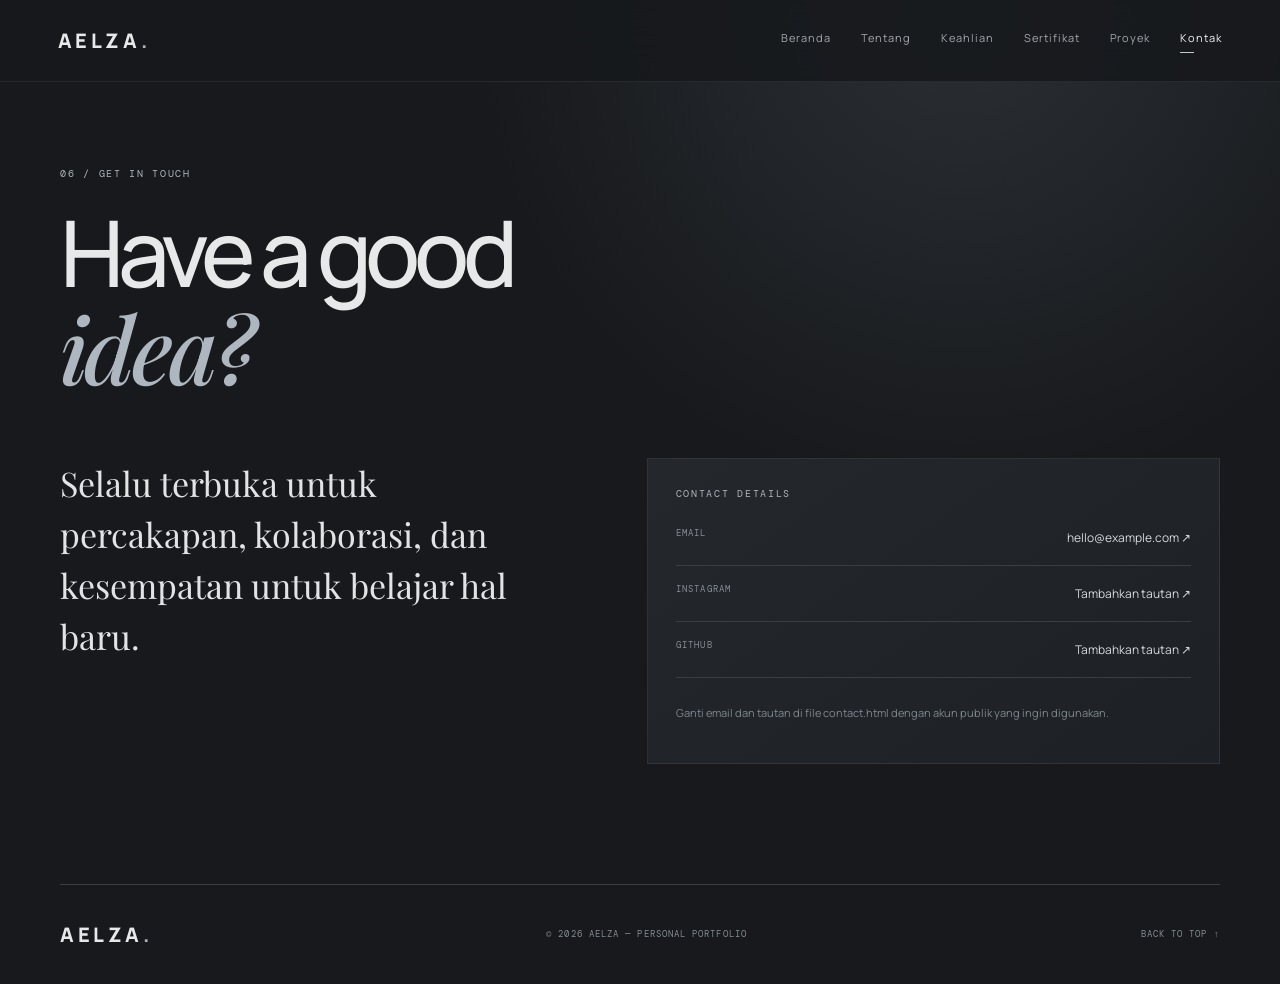
<file: contact.html>
<!doctype html><html lang="id"><head><meta charset="utf-8"><meta name="viewport" content="width=device-width,initial-scale=1"><title>Kontak — Aelza</title><link rel="stylesheet" href="style.css"></head><body>
<header class="site-header"><a class="brand" href="index.html">AELZA<span>.</span></a><button class="menu-toggle" aria-label="Buka navigasi" aria-expanded="false">MENU</button><nav class="nav"><a href="index.html">Beranda</a><a href="about.html">Tentang</a><a href="skills.html">Keahlian</a><a href="certificates.html">Sertifikat</a><a href="projects.html">Proyek</a><a class="active" href="contact.html">Kontak</a></nav></header>
<main class="wrap inner-page contact-page"><p class="eyebrow">06 / GET IN TOUCH</p><h1 class="page-title">Have a good<br><em>idea?</em></h1><div class="contact-layout"><p class="large-copy">Selalu terbuka untuk percakapan, kolaborasi, dan kesempatan untuk belajar hal baru.</p><div class="contact-box"><p class="eyebrow">CONTACT DETAILS</p><div class="contact-row"><span>EMAIL</span><a href="mailto:hello@example.com">hello@example.com ↗</a></div><div class="contact-row"><span>INSTAGRAM</span><a href="#">Tambahkan tautan ↗</a></div><div class="contact-row"><span>GITHUB</span><a href="#">Tambahkan tautan ↗</a></div><p class="note">Ganti email dan tautan di file contact.html dengan akun publik yang ingin digunakan.</p></div></div></main>
<footer class="footer wrap"><a class="brand" href="index.html">AELZA<span>.</span></a><span>© 2026 AELZA — PERSONAL PORTFOLIO</span><a href="index.html">BACK TO TOP ↑</a></footer><script src="script.js"></script></body></html>
</file>
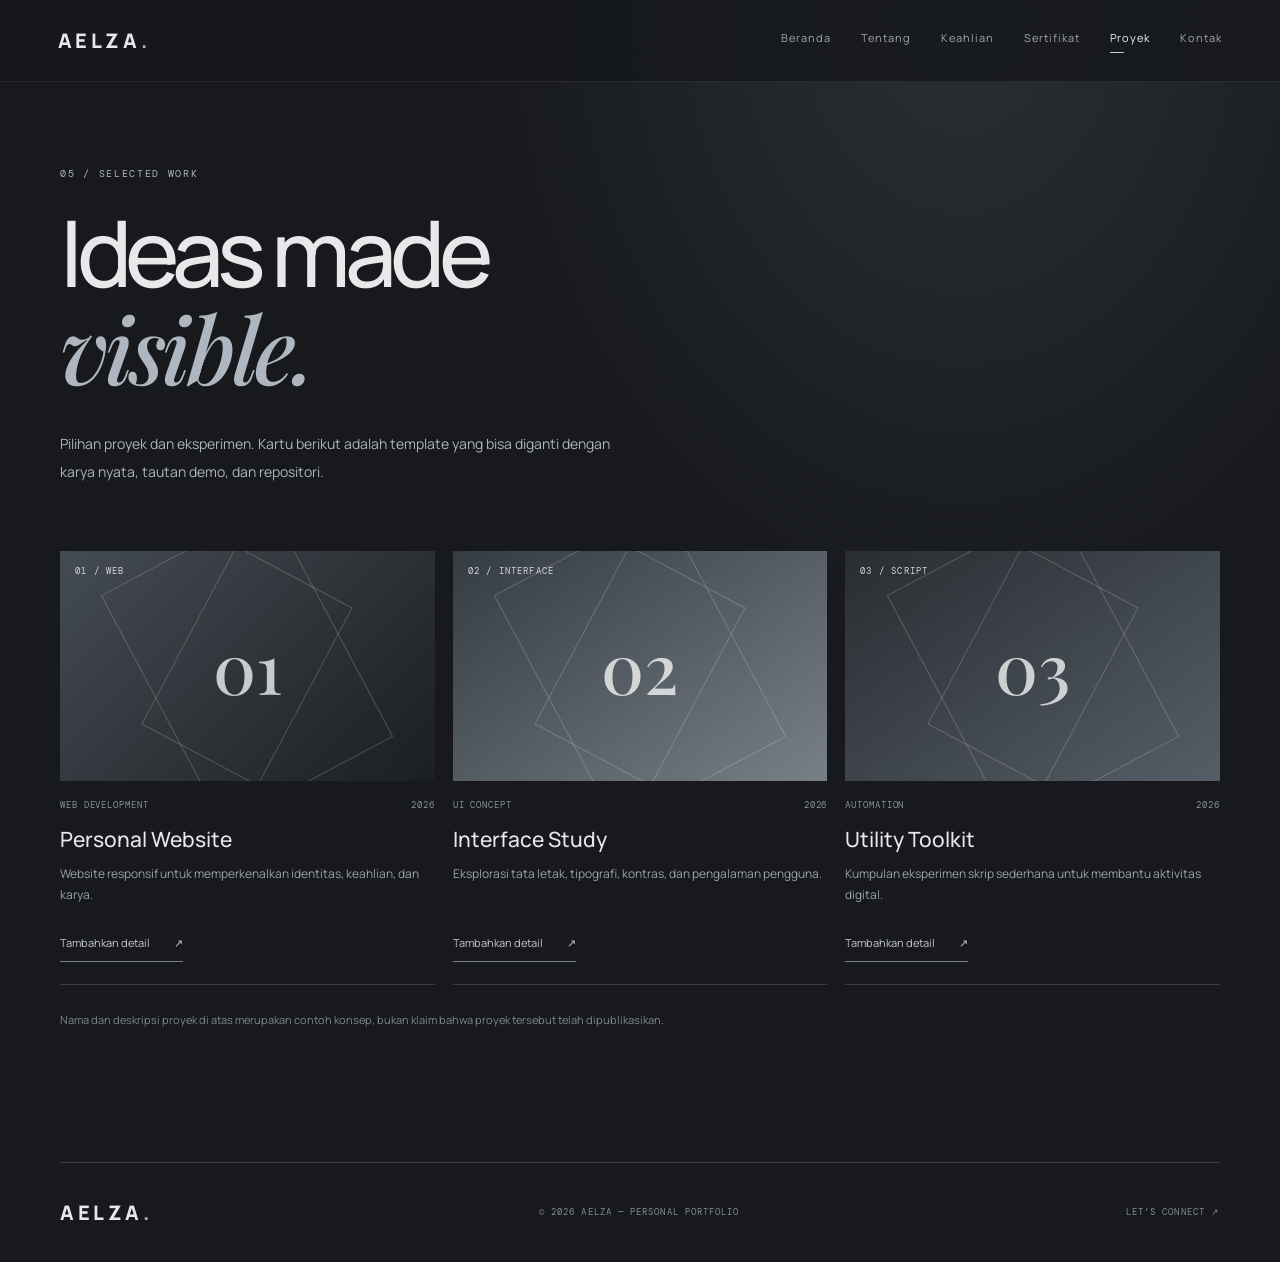
<file: projects.html>
<!doctype html><html lang="id"><head><meta charset="utf-8"><meta name="viewport" content="width=device-width,initial-scale=1"><title>Proyek — Aelza</title><link rel="stylesheet" href="style.css"></head><body>
<header class="site-header"><a class="brand" href="index.html">AELZA<span>.</span></a><button class="menu-toggle" aria-label="Buka navigasi" aria-expanded="false">MENU</button><nav class="nav"><a href="index.html">Beranda</a><a href="about.html">Tentang</a><a href="skills.html">Keahlian</a><a href="certificates.html">Sertifikat</a><a class="active" href="projects.html">Proyek</a><a href="contact.html">Kontak</a></nav></header>
<main class="wrap inner-page"><p class="eyebrow">05 / SELECTED WORK</p><h1 class="page-title">Ideas made<br><em>visible.</em></h1><p class="page-lead">Pilihan proyek dan eksperimen. Kartu berikut adalah template yang bisa diganti dengan karya nyata, tautan demo, dan repositori.</p>
<div class="project-grid"><article class="project-card"><div class="project-art art-one"><span>01 / WEB</span><b>01</b></div><div class="project-meta"><span>WEB DEVELOPMENT</span><span>2026</span></div><h2>Personal Website</h2><p>Website responsif untuk memperkenalkan identitas, keahlian, dan karya.</p><a href="contact.html" class="arrow-link">Tambahkan detail <span>↗</span></a></article><article class="project-card"><div class="project-art art-two"><span>02 / INTERFACE</span><b>02</b></div><div class="project-meta"><span>UI CONCEPT</span><span>2026</span></div><h2>Interface Study</h2><p>Eksplorasi tata letak, tipografi, kontras, dan pengalaman pengguna.</p><a href="contact.html" class="arrow-link">Tambahkan detail <span>↗</span></a></article><article class="project-card"><div class="project-art art-three"><span>03 / SCRIPT</span><b>03</b></div><div class="project-meta"><span>AUTOMATION</span><span>2026</span></div><h2>Utility Toolkit</h2><p>Kumpulan eksperimen skrip sederhana untuk membantu aktivitas digital.</p><a href="contact.html" class="arrow-link">Tambahkan detail <span>↗</span></a></article></div>
<p class="note">Nama dan deskripsi proyek di atas merupakan contoh konsep, bukan klaim bahwa proyek tersebut telah dipublikasikan.</p></main>
<footer class="footer wrap"><a class="brand" href="index.html">AELZA<span>.</span></a><span>© 2026 AELZA — PERSONAL PORTFOLIO</span><a href="contact.html">LET’S CONNECT ↗</a></footer><script src="script.js"></script></body></html>
</file>
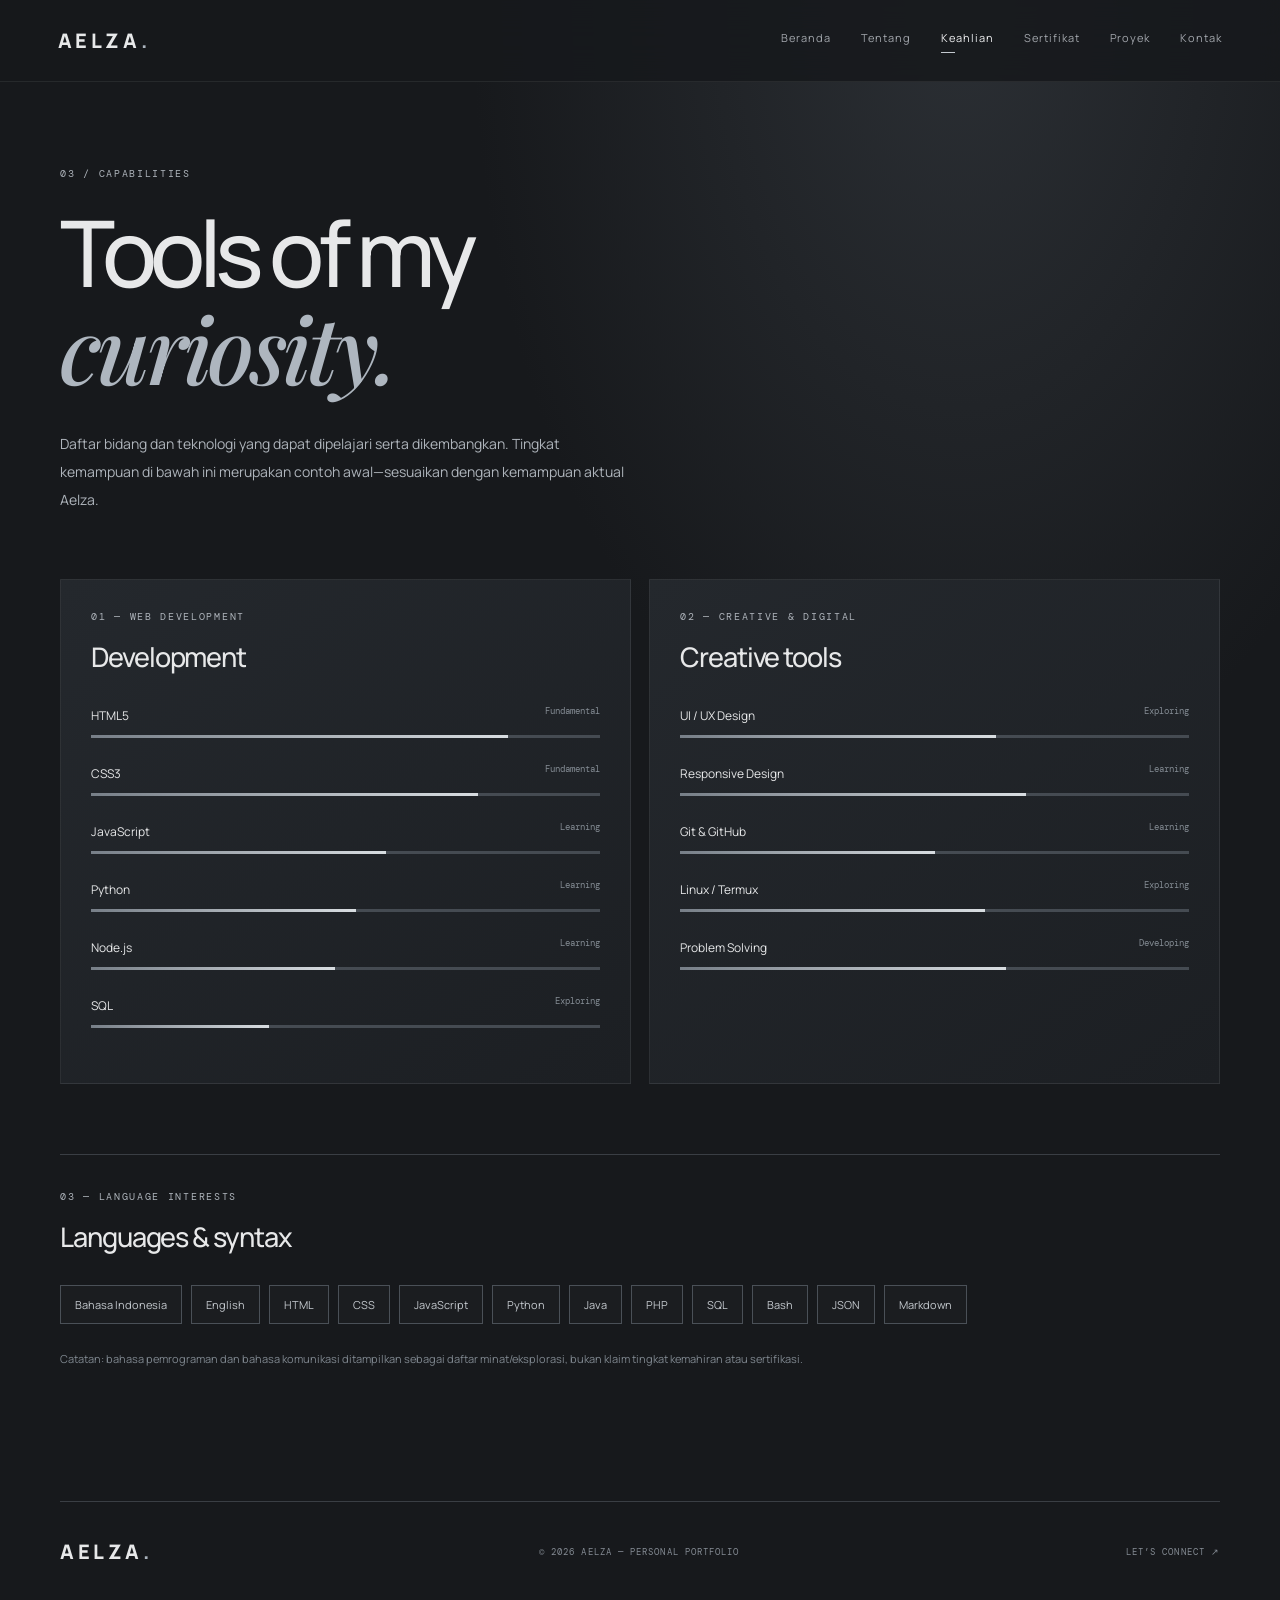
<file: skills.html>
<!doctype html><html lang="id"><head><meta charset="utf-8"><meta name="viewport" content="width=device-width,initial-scale=1"><title>Keahlian — Aelza</title><link rel="stylesheet" href="style.css"></head><body>
<header class="site-header"><a class="brand" href="index.html">AELZA<span>.</span></a><button class="menu-toggle" aria-label="Buka navigasi" aria-expanded="false">MENU</button><nav class="nav"><a href="index.html">Beranda</a><a href="about.html">Tentang</a><a class="active" href="skills.html">Keahlian</a><a href="certificates.html">Sertifikat</a><a href="projects.html">Proyek</a><a href="contact.html">Kontak</a></nav></header>
<main class="wrap inner-page"><p class="eyebrow">03 / CAPABILITIES</p><h1 class="page-title">Tools of my<br><em>curiosity.</em></h1><p class="page-lead">Daftar bidang dan teknologi yang dapat dipelajari serta dikembangkan. Tingkat kemampuan di bawah ini merupakan contoh awal—sesuaikan dengan kemampuan aktual Aelza.</p>
<div class="skills-columns"><section class="skill-panel"><p class="eyebrow">01 — WEB DEVELOPMENT</p><h2>Development</h2><div class="skill"><div><span>HTML5</span><small>Fundamental</small></div><div class="track"><i style="width:82%"></i></div></div><div class="skill"><div><span>CSS3</span><small>Fundamental</small></div><div class="track"><i style="width:76%"></i></div></div><div class="skill"><div><span>JavaScript</span><small>Learning</small></div><div class="track"><i style="width:58%"></i></div></div><div class="skill"><div><span>Python</span><small>Learning</small></div><div class="track"><i style="width:52%"></i></div></div><div class="skill"><div><span>Node.js</span><small>Learning</small></div><div class="track"><i style="width:48%"></i></div></div><div class="skill"><div><span>SQL</span><small>Exploring</small></div><div class="track"><i style="width:35%"></i></div></div></section>
<section class="skill-panel"><p class="eyebrow">02 — CREATIVE & DIGITAL</p><h2>Creative tools</h2><div class="skill"><div><span>UI / UX Design</span><small>Exploring</small></div><div class="track"><i style="width:62%"></i></div></div><div class="skill"><div><span>Responsive Design</span><small>Learning</small></div><div class="track"><i style="width:68%"></i></div></div><div class="skill"><div><span>Git & GitHub</span><small>Learning</small></div><div class="track"><i style="width:50%"></i></div></div><div class="skill"><div><span>Linux / Termux</span><small>Exploring</small></div><div class="track"><i style="width:60%"></i></div></div><div class="skill"><div><span>Problem Solving</span><small>Developing</small></div><div class="track"><i style="width:64%"></i></div></div></section></div>
<section class="language-section"><p class="eyebrow">03 — LANGUAGE INTERESTS</p><h2>Languages & syntax</h2><div class="tag-cloud"><span>Bahasa Indonesia</span><span>English</span><span>HTML</span><span>CSS</span><span>JavaScript</span><span>Python</span><span>Java</span><span>PHP</span><span>SQL</span><span>Bash</span><span>JSON</span><span>Markdown</span></div><p class="note">Catatan: bahasa pemrograman dan bahasa komunikasi ditampilkan sebagai daftar minat/eksplorasi, bukan klaim tingkat kemahiran atau sertifikasi.</p></section></main>
<footer class="footer wrap"><a class="brand" href="index.html">AELZA<span>.</span></a><span>© 2026 AELZA — PERSONAL PORTFOLIO</span><a href="contact.html">LET’S CONNECT ↗</a></footer><script src="script.js"></script></body></html>
</file>
<file: style.css>
@import url('https://fonts.googleapis.com/css2?family=DM+Mono:wght@400;500&family=Manrope:wght@300;400;500;600;700;800&family=Playfair+Display:ital,wght@0,500;0,600;1,500;1,600&display=swap');
:root{--bg:#17191c;--panel:#202328;--panel2:#25292e;--line:#3a3e44;--text:#e7e8e9;--muted:#969ba2;--silver:#c6cbd0;--accent:#aeb6bf;--mono:'DM Mono',monospace;--sans:'Manrope',sans-serif;--serif:'Playfair Display',serif}
*{box-sizing:border-box}html{scroll-behavior:smooth}body{margin:0;background:radial-gradient(ellipse at 75% 0%,#2b2f34 0,transparent 36%),var(--bg);color:var(--text);font-family:var(--sans);font-size:14px;line-height:1.75}a{color:inherit;text-decoration:none}.wrap{width:min(1160px,calc(100% - 9vw));margin:auto}.site-header{height:82px;padding:0 4.5vw;border-bottom:1px solid #ffffff12;display:flex;align-items:center;justify-content:space-between;position:relative;z-index:5;background:#17191cdd;backdrop-filter:blur(18px)}.brand{font-size:20px;font-weight:800;letter-spacing:.18em}.brand span{color:#aab3bd}.nav{display:flex;gap:30px}.nav a{font-size:11px;color:#a2a6ac;letter-spacing:.09em;transition:.25s}.nav a:hover,.nav a.active{color:#f0f1f2}.nav a.active:after{content:'';display:block;width:14px;height:1px;background:#c3c9cf;margin-top:5px}.menu-toggle{display:none;background:none;color:var(--text);border:1px solid var(--line);padding:8px 12px;font:10px var(--mono);letter-spacing:.12em}
.hero{min-height:690px;display:grid;grid-template-columns:1fr .9fr;align-items:center;gap:7vw;padding-top:50px;padding-bottom:65px}.eyebrow{font:10px var(--mono);letter-spacing:.17em;color:#aeb4bb}.eyebrow span{color:#626970}h1,h2,h3,p{margin-top:0}.hero h1{font-size:clamp(58px,8vw,105px);line-height:.99;letter-spacing:-.075em;font-weight:500;margin:32px 0}.hero h1 em,.page-title em,.intro-grid h2 em{font-family:var(--serif);font-weight:500;color:#aeb6bf;letter-spacing:-.04em}.lead{max-width:430px;color:#aeb2b8;font-size:14px;line-height:2}.hero-actions{display:flex;align-items:center;gap:28px;margin-top:34px}.button{display:inline-flex;gap:30px;align-items:center;padding:13px 18px;font-size:11px;letter-spacing:.08em}.button-light{background:linear-gradient(135deg,#e0e3e6,#9da5ad);color:#17191c}.text-link,.arrow-link{font-size:11px;color:#c5c9cd}.hero-index{display:flex;gap:34px;margin-top:90px;font:9px var(--mono);letter-spacing:.12em;color:#777e86}.hero-visual{position:relative;max-width:470px;width:100%;justify-self:end;padding:20px 30px 35px}.portrait-frame{height:520px;position:relative;overflow:hidden;background:linear-gradient(145deg,#777d83,#25282d);border:1px solid #ffffff45;box-shadow:22px 22px 0 #ffffff08}.portrait-frame:after{content:'';position:absolute;inset:0;background:linear-gradient(145deg,#ffffff12,transparent 40%,#10121635);pointer-events:none}.portrait-frame img{width:100%;height:100%;object-fit:cover;object-position:center 27%;filter:grayscale(1) contrast(.94)}.frame-corner{position:absolute;width:34px;height:34px;border-color:#e2e5e8;z-index:2}.top-left{top:12px;left:12px;border-top:1px solid;border-left:1px solid}.bottom-right{right:12px;bottom:12px;border-right:1px solid;border-bottom:1px solid}.vertical-note{position:absolute;right:4px;top:80px;writing-mode:vertical-rl;font:9px var(--mono);letter-spacing:.2em;color:#9da4ac}.visual-caption{position:absolute;bottom:4px;left:30px;right:30px;display:flex;justify-content:space-between;font:9px var(--mono);color:#a2a8ae;letter-spacing:.12em}.ticker{border-top:1px solid var(--line);border-bottom:1px solid var(--line);overflow:hidden;white-space:nowrap;padding:15px 0;color:#8d949b;font:11px var(--mono);letter-spacing:.2em}.ticker div{text-align:center}.ticker i{font-style:normal;color:#d1d5d9;margin:0 26px}.section{padding-top:120px;padding-bottom:100px}.intro-grid{display:grid;grid-template-columns:1fr 1fr;gap:8vw}.intro-grid h2{font-size:clamp(35px,5vw,58px);line-height:1.16;font-weight:500;letter-spacing:-.055em}.intro-text{padding-top:35px;max-width:450px;color:#aeb3b9;line-height:2}.arrow-link{display:inline-flex;gap:24px;margin-top:18px;border-bottom:1px solid #777e86;padding-bottom:8px}.feature-grid{display:grid;grid-template-columns:repeat(3,1fr);gap:14px;padding-top:0}.feature-card{min-height:245px;padding:24px;background:linear-gradient(145deg,#272b30,#1d2024);border:1px solid #ffffff12;display:flex;flex-direction:column;justify-content:space-between;transition:.3s}.feature-card:hover{transform:translateY(-5px);border-color:#87919b}.card-number{font:10px var(--mono);color:#8d959e}.feature-card h3{font-size:24px;line-height:1.3;font-weight:500;letter-spacing:-.04em;margin:12px 0}.feature-card .eyebrow{margin-bottom:0}.card-arrow{align-self:flex-end;color:#c2c8ce;font-size:20px}
.footer{border-top:1px solid var(--line);min-height:100px;display:flex;align-items:center;justify-content:space-between;gap:20px}.footer>span,.footer>a:last-child{font:9px var(--mono);letter-spacing:.12em;color:#858c94}.inner-page{padding-top:85px;padding-bottom:120px;min-height:calc(100vh - 182px)}.page-title{font-size:clamp(55px,8vw,92px);line-height:1.02;letter-spacing:-.07em;font-weight:500;margin:26px 0 32px}.page-lead{max-width:570px;color:#aeb4bb;line-height:2;margin-bottom:65px}.about-layout{display:grid;grid-template-columns:.75fr 1fr;gap:9vw;align-items:start;margin-top:55px}.about-photo{height:490px;position:relative;background:#34383d;overflow:hidden}.about-photo img{width:100%;height:100%;object-fit:cover;filter:grayscale(1)}.about-photo span{position:absolute;bottom:14px;left:16px;font:9px var(--mono);letter-spacing:.15em;background:#17191cbd;padding:7px 10px}.about-copy{color:#aeb4bb;line-height:2}.large-copy{font-family:var(--serif);font-size:clamp(23px,3vw,34px);line-height:1.5;color:#e1e3e5}.info-list{margin-top:40px;border-top:1px solid var(--line)}.info-list div{display:flex;justify-content:space-between;gap:15px;padding:14px 0;border-bottom:1px solid var(--line)}.info-list span,.info-list strong{font:10px var(--mono);letter-spacing:.1em}.info-list span{color:#838b93}.info-list strong{font-weight:400;color:#d4d8dc;text-align:right}
.skills-columns{display:grid;grid-template-columns:1fr 1fr;gap:18px}.skill-panel{padding:30px;background:linear-gradient(145deg,#24282d,#1c1f23);border:1px solid #ffffff12}.skill-panel h2,.language-section h2{font-size:27px;font-weight:500;letter-spacing:-.04em}.skill{margin:25px 0}.skill>div:first-child{display:flex;justify-content:space-between;margin-bottom:9px}.skill span{font-size:12px}.skill small{font:9px var(--mono);color:#858d95}.track{height:3px;background:#454b52}.track i{display:block;height:100%;background:linear-gradient(90deg,#777f88,#d8dde1)}.language-section{margin-top:70px;padding-top:35px;border-top:1px solid var(--line)}.tag-cloud{display:flex;flex-wrap:wrap;gap:9px;margin-top:25px}.tag-cloud span{border:1px solid #4a5057;padding:9px 14px;color:#c4c9ce;font-size:11px;background:#ffffff04}.note{font-size:11px;color:#7f878f;line-height:1.9;margin-top:25px}
.certificate-list{border-top:1px solid var(--line)}.certificate{display:grid;grid-template-columns:55px 1fr auto;gap:25px;align-items:center;padding:30px 10px;border-bottom:1px solid var(--line)}.cert-no{font:12px var(--mono);color:#929aa2}.certificate h2{font-size:22px;font-weight:500;margin:7px 0}.certificate p:not(.eyebrow){font-size:12px;color:#939ba3;margin:0}.status{font:9px var(--mono);letter-spacing:.1em;color:#939ba3;border:1px solid #4a5057;padding:7px 9px}.editor-note{margin-top:35px;padding:20px 23px;background:#ffffff06;border-left:2px solid #8f99a3}.editor-note strong{font:10px var(--mono);letter-spacing:.13em}.editor-note p{margin:7px 0 0;color:#929aa2;font-size:11px}
.project-grid{display:grid;grid-template-columns:repeat(3,1fr);gap:18px}.project-card{padding-bottom:22px;border-bottom:1px solid var(--line)}.project-art{height:230px;position:relative;overflow:hidden;display:flex;align-items:center;justify-content:center;background:linear-gradient(135deg,#444b52,#1b1e22)}.project-art:before,.project-art:after{content:'';position:absolute;border:1px solid #ffffff30;transform:rotate(-28deg)}.project-art:before{width:190px;height:260px}.project-art:after{width:130px;height:200px;transform:rotate(28deg)}.project-art span{position:absolute;top:14px;left:15px;font:9px var(--mono);letter-spacing:.13em;color:#d3d7da}.project-art b{font:70px var(--serif);font-weight:500;color:#ffffffbd}.art-two{background:linear-gradient(145deg,#343b42,#777f87)}.art-three{background:linear-gradient(145deg,#292d32,#555d66)}.project-meta{display:flex;justify-content:space-between;margin-top:18px;font:9px var(--mono);letter-spacing:.1em;color:#89919a}.project-card h2{font-size:21px;font-weight:500;margin:10px 0 6px}.project-card p{font-size:12px;color:#9ba2a9;min-height:52px}.project-card .arrow-link{margin-top:6px}
.contact-layout{display:grid;grid-template-columns:.8fr 1fr;gap:10vw;margin-top:60px}.contact-box{padding:28px;background:linear-gradient(145deg,#24282d,#1d2024);border:1px solid #ffffff12}.contact-row{display:flex;justify-content:space-between;gap:15px;padding:17px 0;border-bottom:1px solid var(--line)}.contact-row span{font:9px var(--mono);letter-spacing:.13em;color:#858d95}.contact-row a{font-size:12px;color:#d4d8dc}
@media(max-width:760px){.site-header{height:70px}.menu-toggle{display:block}.nav{display:none;position:absolute;top:69px;left:0;right:0;padding:20px 5vw 25px;background:#1b1e22;border-bottom:1px solid var(--line);flex-direction:column;gap:18px}.nav.open{display:flex}.nav a.active:after{display:none}.wrap{width:90%}.hero{grid-template-columns:1fr;gap:45px;padding-top:65px}.hero h1{font-size:68px}.hero-index{margin-top:55px}.hero-visual{justify-self:center;max-width:390px;padding:10px 20px 30px}.portrait-frame{height:430px}.vertical-note{right:0}.visual-caption{left:20px;right:20px}.section{padding-top:80px;padding-bottom:70px}.intro-grid,.about-layout,.skills-columns,.contact-layout{grid-template-columns:1fr;gap:25px}.intro-text{padding-top:0}.feature-grid,.project-grid{grid-template-columns:1fr}.feature-card{min-height:190px}.inner-page{padding-top:60px;padding-bottom:80px}.page-title{font-size:62px}.about-photo{height:420px;max-width:420px}.certificate{grid-template-columns:32px 1fr;gap:12px}.status{grid-column:2;justify-self:start}.project-art{height:250px}.footer{padding:25px 0;flex-wrap:wrap}.footer>span{order:3;width:100%}.contact-layout{margin-top:35px}}
</file>
